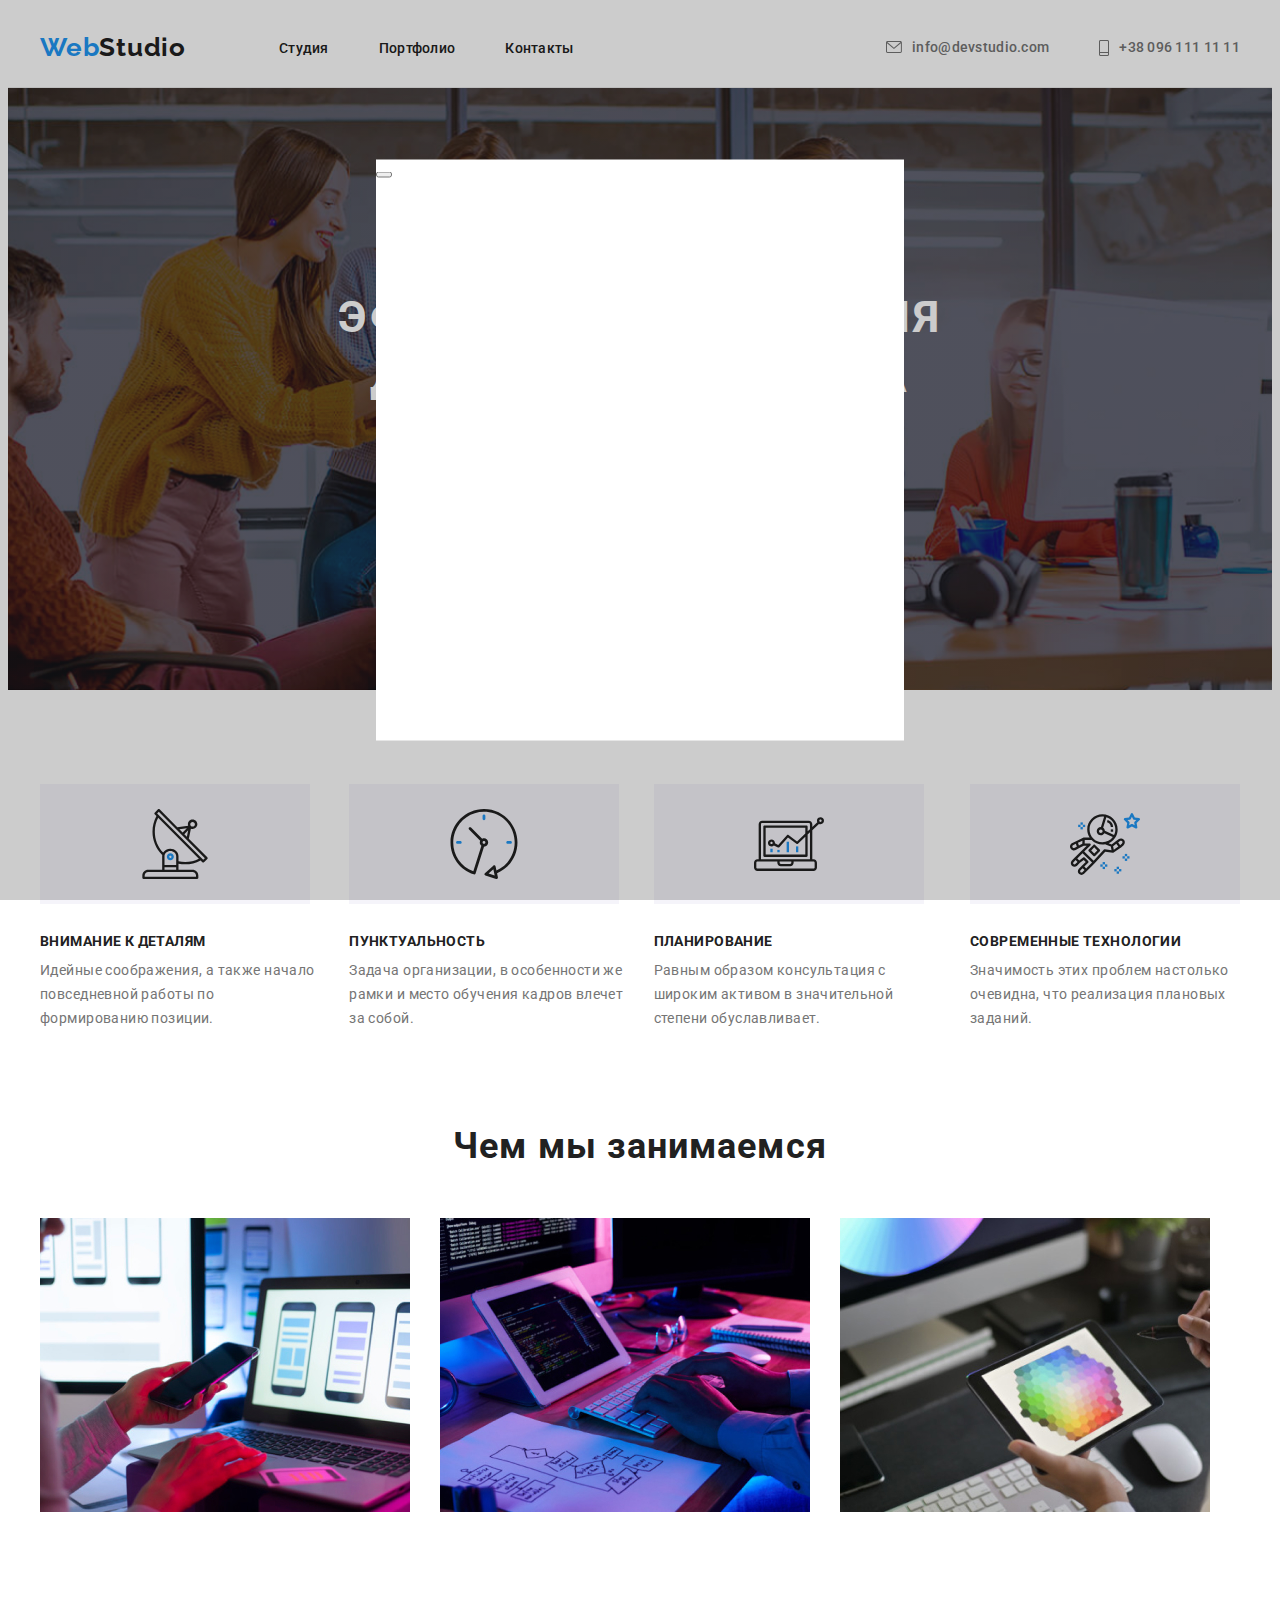
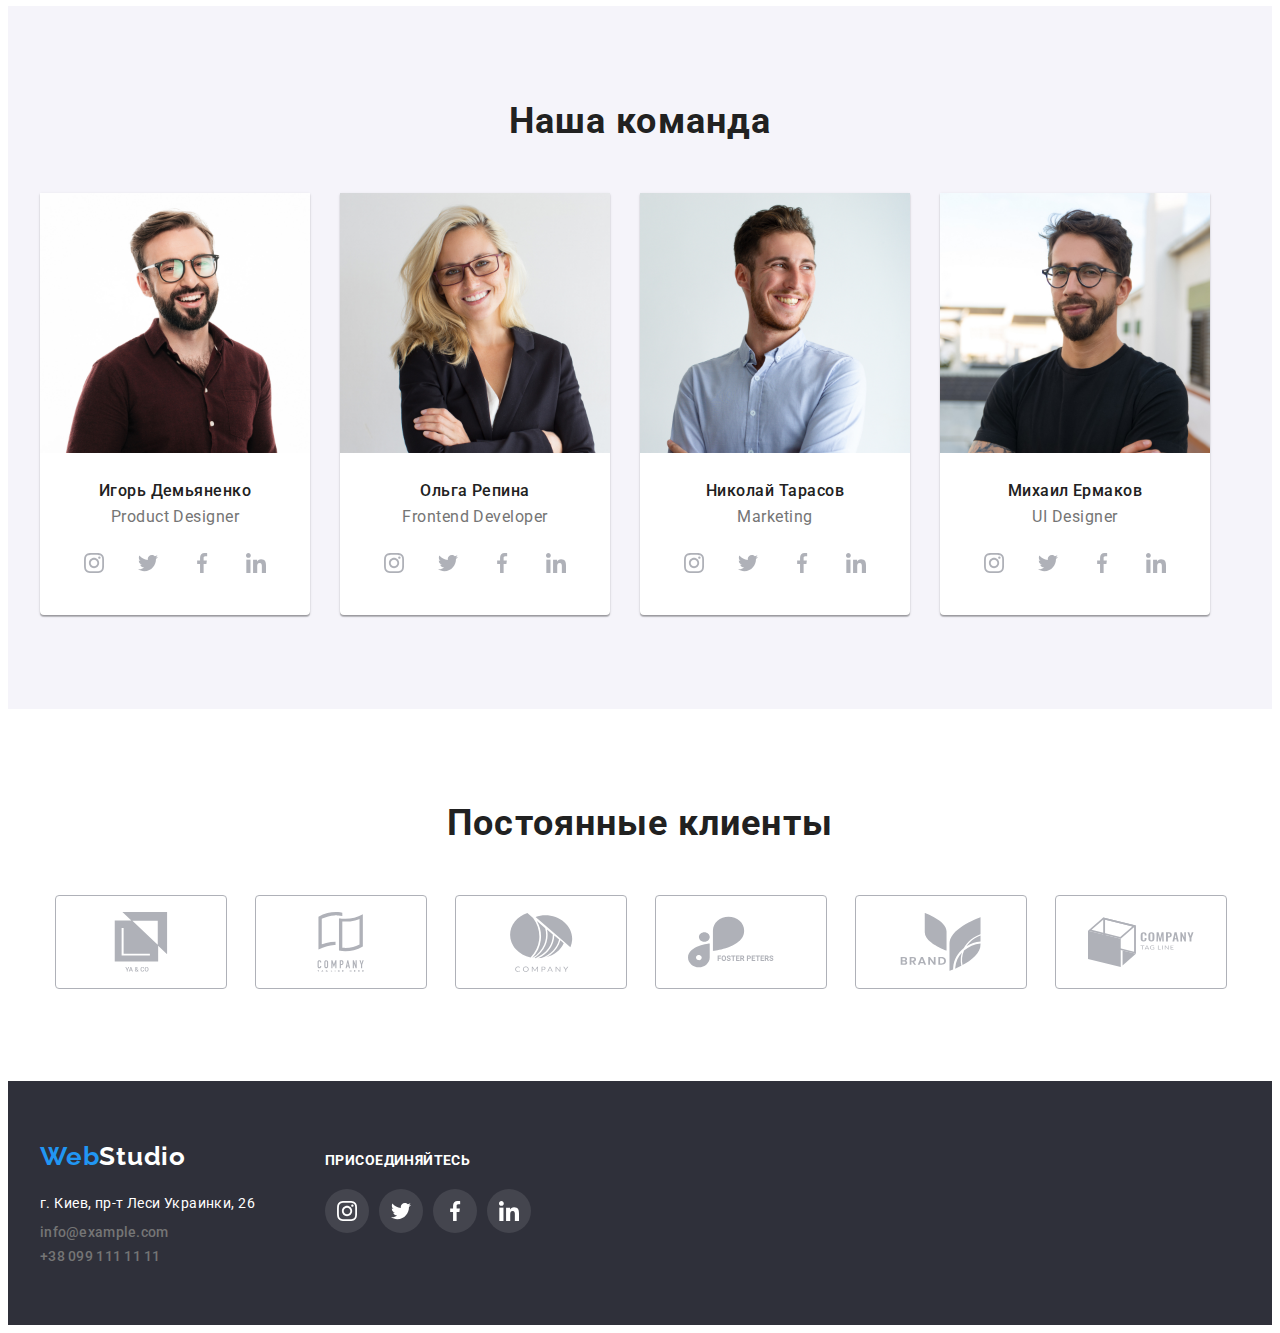
<file: index.html>
<!DOCTYPE html>
<html lang="ru">
<head>
    <meta charset="UTF-8">
    <meta http-equiv="X-UA-Compatible" content="IE=edge">
    <meta name="viewport" content="width=device-width, initial-scale=1.0">
    <title>Вэб-студия</title>
    <link rel="preconnect" href="https://fonts.googleapis.com">
    <link rel="preconnect" href="https://fonts.gstatic.com" crossorigin>
    <link href="https://fonts.googleapis.com/css2?family=Raleway:wght@700&family=Roboto:wght@400;500;700;900&display=swap"
        rel="stylesheet">
    <link rel="stylesheet" href="https://cdnjs.cloudflare.com/ajax/libs/modern-normalize/1.1.0/modern-normalize.min.css"
            integrity="sha512-wpPYUAdjBVSE4KJnH1VR1HeZfpl1ub8YT/NKx4PuQ5NmX2tKuGu6U/JRp5y+Y8XG2tV+wKQpNHVUX03MfMFn9Q=="
            crossorigin="anonymous" referrerpolicy="no-referrer" />
    <link rel="stylesheet" href="./css/styles.css"/>
</head>
<body>
    <!--Шапка сайта-->
    <header class="page-header">
        <div class="container page-header-container">
            <nav class="navigation">
                <a href="" class="logo link">
                    <span class="accent" lang="en">Web</span>Studio
                </a>
                <ul class="menu-list list">
                    <li class="menu-item"><a href="./index.html" class="menu-link link">Студия</a></li>
                    <li class="menu-item"><a href="./portfolio.html" class="menu-link link">Портфолио</a></li>
                    <li class="menu-item"><a href="" class="menu-link link">Контакты</a></li>
                </ul>
            </nav>
            <ul class="contacts-list list">
                <li class="mail-list"><a class="mail-link link" href="mailto">
                    <svg class="icon-contact" width="16px" height="12px">
                        <use href="./images/sprite.svg.svg#icon-envelope"></use>
                    </svg>
                     info@devstudio.com</a></li>
                <li class="phone-number-list"><a href="tel:+380961111111" class="phone-number-link link">
                    <svg class="icon-contact" width="10px" height="16px">
                        <use href="./images/sprite.svg.svg#icon-Vector"></use>
                    </svg>
                     +38 096 111 11 11</a></li>
            </ul>
        </div>
    </header>
    <main>
        <section class="hero">
            <!--главный заголовок + кнопка-->
            <div class="container">
                <h1 class="main-title">Эффективные решения <br>для вашего бизнеса</h1>
                <button type="button" class="modal-hero">Заказать услугу</button>
            </div>
                
            </section>
        <section class="section">
            <div class="container">
                <h2 class="visually-hidden">Наши приимущества</h2>
                <ul class="preview-list list">
                    <li class="preview-text-list">
                        <div class="icon-container">
                            <svg class="icon">
                                <use href="./images/sprite.svg.svg#icon-antenna"></use>
                            </svg>
                        </div>
                        <h3 class="preview-title">Внимание к деталям</h3>
                        <p class="preview-text">Идейные соображения, а также начало повседневной работы по формированию позиции.</p>
                    </li>
                    <li class="preview-text-list">
                        <div class="icon-container">
                            <svg class="icon">
                                <use href="./images/sprite.svg.svg#icon-clock"></use>
                            </svg>
                        </div>
                        <h3 class="preview-title">Пунктуальность</h3>
                        <p class="preview-text">Задача организации, в особенности же рамки и место обучения кадров влечет за собой.</p>
                    </li>
                    <li class="preview-text-list">
                        <div class="icon-container">
                            <svg class="icon">
                                <use href="./images/sprite.svg.svg#icon-diagram"></use>
                            </svg>
                        </div>
                        <h3 class="preview-title">Планирование</h3>
                        <p class="preview-text">Равным образом консультация с широким активом в значительной степени обуславливает.</p>
                    </li>
                    <li class="preview-text-list">
                        <div class="icon-container">
                            <svg class="icon">
                                <use href="./images/sprite.svg.svg#icon-astronaut"></use>
                            </svg>
                        </div>
                        <h3 class="preview-title">Современные технологии</h3>
                        <p class="preview-text">Значимость этих проблем настолько очевидна, что реализация плановых заданий.</p>
                    </li>
                </ul>
            </div>
            
        </section>
        <section class="section work-section">
            <div class="container">
                <h2 class="caption-studia">Чем мы занимаемся</h2>
                <ul class="futures-list list">
                    <li class="futures-text-list">
                        <img src="./images/section/img_1.jpg" alt="печатает на клавиатуре" width="370" height="294" />
                    </li>
                    <li class="futures-text-list">
                        <img src="./images/section/img_2.jpg" alt="держит в руках телефон" width="370" height="294" />
                    </li>
                    <li class="futures-text-list">
                        <img src="./images/section/img_3.jpg" alt="рисует на планшете" width="370" height="294" />
                    </li>
                </ul>
            </div>
            
        </section>
        <section class="team-masters section">
            <!--Masters-->
            <div class="container">
                <h2 class="caption">Наша команда</h2>
                <ul class="list-masters list">
                    <li class="masters">
                        <img src="./images/masters/igor.jpg" alt="Игорь" width="270" height="260" />
                        <div class="card-subject-wrapper">
                            <h3 class="subject">Игорь Демьяненко</h3>
                            <p lang="en" class="desc">Product Designer</p>
                            <ul class="social-list list">
                                <li class="social-list-item">
                                    <a href="" class="social-list-link link">
                                        <svg class="social-list-icon" width="20" height="20">
                                            <use href="./images/sprite.svg.svg#icon-instagram"></use>
                                        </svg>
                                    </a>
                                </li>
                                <Li class="social-list-item">
                                    <a href="" class="social-list-link link">
                                        <svg class="social-list-icon" width="20" height="20">
                                            <use href="./images/sprite.svg.svg#icon-twitter"></use>
                                        </svg>
                                    </a>
                                </Li>
                                <Li class="social-list-item">
                                    <a href="" class="social-list-link link">
                                        <svg class="social-list-icon" width="20" height="20">
                                            <use href="./images/sprite.svg.svg#icon-facebook"></use>
                                        </svg>
                                    </a>
                                </Li>
                                <Li class="social-list-item">
                                    <a href="" class="social-list-link link">
                                        <svg class="social-list-icon" width="20" height="20">
                                            <use href="./images/sprite.svg.svg#icon-linkedin"></use>
                                        </svg>
                                    </a>
                                </Li>
                            </ul>
                        </div>
                        
                    </li>
                    <li class="masters">
                        <img src="./images/masters/olga.jpg" alt="Ольга" width="270" height="260" />
                        <div class="card-subject-wrapper">
                            <h3 class="subject">Ольга Репина</h3>
                            <p lang="en" class="desc">Frontend Developer</p>
                            <ul class="social-list list">
                                <li class="social-list-item">
                                    <a href="" class="social-list-link link">
                                        <svg class="social-list-icon" width="20" height="20">
                                            <use href="./images/sprite.svg.svg#icon-instagram"></use>
                                        </svg>
                                    </a>
                                </li>
                                <Li class="social-list-item">
                                    <a href="" class="social-list-link link">
                                        <svg class="social-list-icon" width="20" height="20">
                                            <use href="./images/sprite.svg.svg#icon-twitter"></use>
                                        </svg>
                                    </a>
                                </Li>
                                <Li class="social-list-item">
                                    <a href="" class="social-list-link link">
                                        <svg class="social-list-icon" width="20" height="20">
                                            <use href="./images/sprite.svg.svg#icon-facebook"></use>
                                        </svg>
                                    </a>
                                </Li>
                                <Li class="social-list-item">
                                    <a href="" class="social-list-link link">
                                        <svg class="social-list-icon" width="20" height="20">
                                            <use href="./images/sprite.svg.svg#icon-linkedin"></use>
                                        </svg>
                                    </a>
                                </Li>
                            </ul>
                        </div>
                        
                    </li>
                    <li class="masters">
                        <img src="./images/masters/nikolai.jpg" alt="Николай" width="270" height="260" />
                        <div class="card-subject-wrapper">
                            <h3 class="subject">Николай Тарасов</h3>
                            <p lang="en" class="desc">Marketing</p>
                            <ul class="social-list list">
                                <li class="social-list-item">
                                    <a href="" class="social-list-link link">
                                        <svg class="social-list-icon" width="20" height="20">
                                            <use href="./images/sprite.svg.svg#icon-instagram"></use>
                                        </svg>
                                    </a>
                                </li>
                                <Li class="social-list-item">
                                    <a href="" class="social-list-link link">
                                        <svg class="social-list-icon" width="20" height="20">
                                            <use href="./images/sprite.svg.svg#icon-twitter"></use>
                                        </svg>
                                    </a>
                                </Li>
                                <Li class="social-list-item">
                                    <a href="" class="social-list-link link">
                                        <svg class="social-list-icon" width="20" height="20">
                                            <use href="./images/sprite.svg.svg#icon-facebook"></use>
                                        </svg>
                                    </a>
                                </Li>
                                <Li class="social-list-item">
                                    <a href="" class="social-list-link link">
                                        <svg class="social-list-icon" width="20" height="20">
                                            <use href="./images/sprite.svg.svg#icon-linkedin"></use>
                                        </svg>
                                    </a>
                                </Li>
                            </ul>
                        </div>
                        
                    </li>
                    <li class="masters">
                        <img src="./images/masters/mikhail.jpg" alt="Михаил" width="270" height="260" />
                        <div class="card-subject-wrapper">
                            <h3 class="subject">Михаил Ермаков</h3>
                            <p lang="en" class="desc">UI Designer</p>
                            <ul class="social-list list">
                                <li class="social-list-item">
                                    <a href="" class="social-list-link link">
                                        <svg class="social-list-icon" width="20" height="20">
                                            <use href="./images/sprite.svg.svg#icon-instagram"></use>
                                        </svg>
                                    </a>
                                </li>
                                <Li class="social-list-item">
                                    <a href="" class="social-list-link link">
                                        <svg class="social-list-icon" width="20" height="20">
                                            <use href="./images/sprite.svg.svg#icon-twitter"></use>
                                        </svg>
                                    </a>
                                </Li>
                                <Li class="social-list-item">
                                    <a href="" class="social-list-link link">
                                        <svg class="social-list-icon" width="20" height="20">
                                            <use href="./images/sprite.svg.svg#icon-facebook"></use>
                                        </svg>
                                    </a>
                                </Li>
                                <Li class="social-list-item">
                                    <a href="" class="social-list-link link">
                                        <svg class="social-list-icon" width="20" height="20">
                                            <use href="./images/sprite.svg.svg#icon-linkedin"></use>
                                        </svg>
                                    </a>
                                </Li>
                            </ul>
                        </div>
                        
                    </li>
                </ul>
            </div>
            
        </section>
        <section class="client-section section">
            <div class="container">
                <h2 class="clients-title">Постоянные клиенты</h2>
                <ul class="general-clients-list list">
                    <li class="list-clients">
                        <a class="list-clients-link link" href="">
                            <svg class="clients-icon">
                                <use href="./images/sprite.svg.svg#icon-group_1"></use>
                            </svg>
                        </a></li>
                    <li class="list-clients">
                        <a class="list-clients-link link" href="">
                            <svg class="clients-icon">
                                <use href="./images/sprite.svg.svg#icon-group_2"></use>
                            </svg>
                        </a></li>
                    <li class="list-clients">
                        <a class="list-clients-link link" href="">
                            <svg class="clients-icon">
                                <use href="./images/sprite.svg.svg#icon-group_3"></use>
                            </svg>
                        </a></li>
                    <li class="list-clients">
                        <a class="list-clients-link link" href="">
                            <svg class="clients-icon">
                                <use href="./images/sprite.svg.svg#icon-group_4"></use>
                            </svg>
                        </a></li>
                    <li class="list-clients">
                        <a class="list-clients-link link" href="">
                            <svg class="clients-icon">
                                <use href="./images/sprite.svg.svg#icon-group_5"></use>
                            </svg>
                        </a></li>
                    <li class="list-clients">
                        <a class="list-clients-link link" href="">
                            <svg class="clients-icon">
                                <use href="./images/sprite.svg.svg#icon-group_6"></use>
                            </svg>
                        </a></li>
                </ul>
            </div>
        </section>
    </main>
    <footer class="footer">
        <!--Contact information-->
        <div  class="container-footer container">
            <div>
                <a href="" class="logo-footer-link link">
                    <span class="accent" lang="en">Web</span>Studio
                </a>
                <address class="address-footer">
                    <ul class="footer-contacts-list list">
                        <li class="footer-item">
                            <a href="https://goo.gl/maps/bgJPSbdSrHESArMN8" class="adress-link link">г. Киев, пр-т Леси Украинки, 26</a>
                        </li>
                        <li class="footer-item">
                            <a href="mailto:" class="mail-link link">info@example.com</a>
                        </li>
                        <li class="footer-item">
                            <a href="tel:+380991111111" class="phone-number-link link">+38 099 111 11 11</a>
                        </li>
                    </ul>
                </address>
            </div>
           <div class="social-media-footer">
                    <h2 class="join-title-footer">Присоединяйтесь</h2>
                    <ul class="footer-join-list list">
                        <li class="media-list-footer">
                            <a class="media-link-footer link" href="">
                                <svg class="icon-media-footer">
                                    <use href="./images/sprite.svg.svg#icon-instagram"></use>
                                </svg>
                            </a></li>
                        <li class="media-list-footer">
                            <a class="media-link-footer link" href="">
                                <svg class="icon-media-footer">
                                    <use href="./images/sprite.svg.svg#icon-twitter"></use>
                                </svg>
                            </a></li>
                        <li class="media-list-footer">
                            <a class="media-link-footer link" href="">
                                <svg class="icon-media-footer">
                                    <use href="./images/sprite.svg.svg#icon-facebook"></use>
                                </svg>
                            </a></li>
                        <li class="media-list-foter">
                            <a class="media-link-footer link" href="">
                                <svg class="icon-media-footer">
                                    <use href="./images/sprite.svg.svg#icon-linkedin"></use>o
                                </svg>
                            </a></li>
                    </ul>
                

            </div>
        </div>
        
    </footer>

<div class="backdrop">
    <div class="modal-window">
        <button type="button" class="modal-close-button">

        </button>
    </div>
</div>

 </body>
</html>
</file>
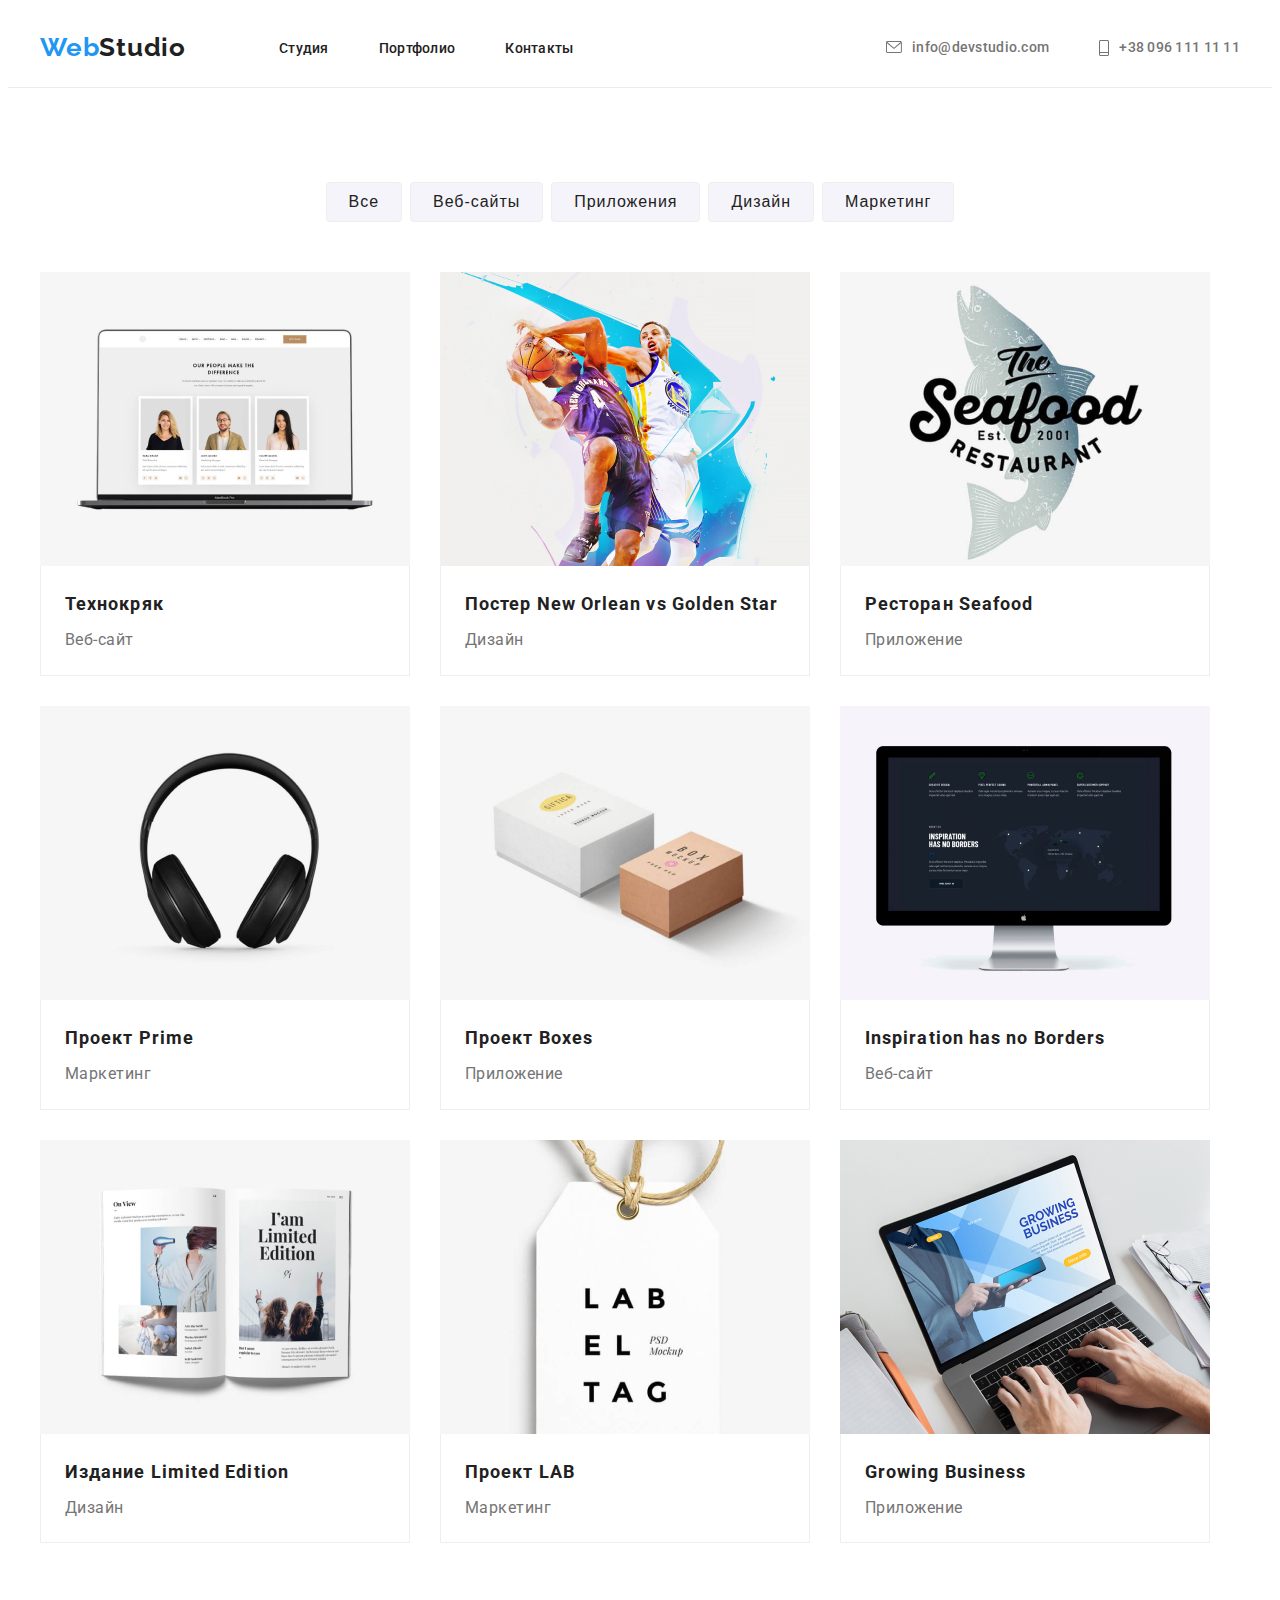
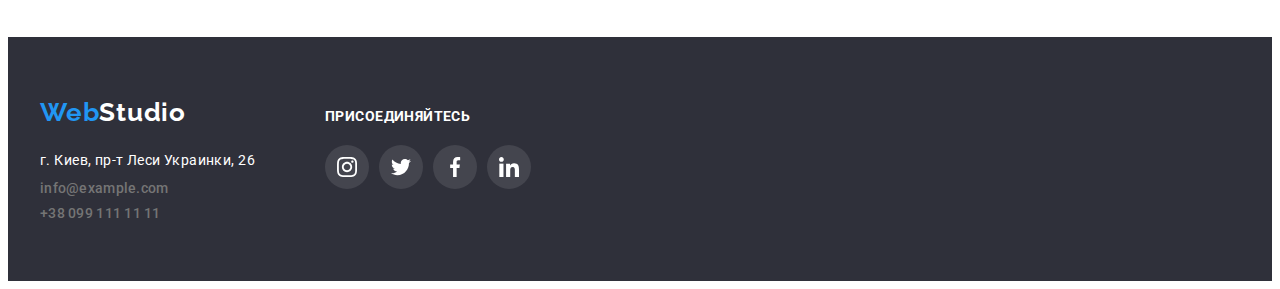
<file: portfolio.html>
<!DOCTYPE html>
<html lang="en">

<head>
    <meta charset="UTF-8">
    <meta http-equiv="X-UA-Compatible" content="IE=edge">
    <meta name="viewport" content="width=device-width, initial-scale=1.0">
    <title>Портфолио</title>
    <link rel="preconnect" href="https://fonts.googleapis.com">
    <link rel="preconnect" href="https://fonts.gstatic.com" crossorigin>
    <link href="https://fonts.googleapis.com/css2?family=Raleway:wght@700&family=Roboto:wght@400;500;700;900&display=swap"
        rel="stylesheet">
    <link rel="stylesheet" href="https://cdnjs.cloudflare.com/ajax/libs/modern-normalize/1.1.0/modern-normalize.min.css"
            integrity="sha512-wpPYUAdjBVSE4KJnH1VR1HeZfpl1ub8YT/NKx4PuQ5NmX2tKuGu6U/JRp5y+Y8XG2tV+wKQpNHVUX03MfMFn9Q=="
            crossorigin="anonymous" referrerpolicy="no-referrer" />
    <link rel="stylesheet" href="./css/styles.css" />
</head>
<body>
    <header class="page-header">
        <!--шапка сайта-->
        <div class="container page-header-container">
            <nav class="navigation">
                <a href="" class="logo link">
            <span class="accent" lang="en">Web</span>Studio
                </a>
    <ul class="menu-list list">
        <li class="menu-item"><a href="./index.html" class="menu-link link">Студия</a></li>
        <li class="menu-item"><a href="./portfolio.html" class="menu-link link">Портфолио</a></li>
        <li class="menu-item"><a href="" class="menu-link link">Контакты</a></li>
    </ul>
    </nav>
    <ul class="contacts-list list">
        <li><a href="mailto" class="mail-link link">
            <svg class="icon-contact" width="16px" height="12px">
                <use href="./images/sprite.svg.svg#icon-envelope"></use>
            </svg>
             info@devstudio.com</a></li>
        <li class="phone-number-list"><a href="tel:+380961111111" class="phone-number-link link">
            <svg class="icon-contact"  width="10px" height="16px">
                <use href="./images/sprite.svg.svg#icon-Vector"></use>
            </svg>
             +38 096 111 11 11</a></li>
    </ul>
        </div>
         </header>
    <main>
        <section class="section">
            <div class="container">
                <h1 class="visually-hidden">Портфолио</h1>
                <ul class="modal-list list">
                    <li class="list-button-portfolio"><button type="button" class="modal">Все</button></li>
                    <li class="list-button-portfolio"><button type="button" class="modal">Веб-сайты</button></li>
                    <li class="list-button-portfolio"><button type="button" class="modal">Приложения</button></li>
                    <li class="list-button-portfolio"><button type="button" class="modal">Дизайн</button></li>
                    <li class="list-button-portfolio"><button type="button" class="modal">Маркетинг</button></li>
                </ul>
                <ul class="main-portfolio-list list">
                    <li class="card-list-portfolio">
                        <a href="" class="card-link-portfolio link">
                            <div class="team-list-img-wrapper">
                                <img src="./images/portfolio/img_1.jpg" alt="ноутбук" width="370" height="294" />
                                <p class="team-list-overlay">Ресурс предлагает комплексные предложения с разным уровнем функционала и сервисов. Все это
                                    позволит посетителю получить исчерпывающие сведения о компании или частном лице.</p>
                            </div>
                            <div class="card-container-portfolio">
                                <h2 class="caption-portfolio">Технокряк</h2>
                                <p class="text-portfolio">Веб-сайт</p>
                            </div>
                        </a>
                    </li>
                    <li class="card-list-portfolio">
                        <a href="" class="card-link-portfolio link">
                             <div class="team-list-img-wrapper">
                                <img src="./images/portfolio/img_2.jpg" alt="баскетбол" width="370" height="294" />
                                <p class="team-list-overlay">Ресурс предлагает комплексные предложения с разным уровнем функционала и сервисов. Все это
                                    позволит посетителю получить исчерпывающие сведения о компании или частном лице.</p>
                            </div>
                            <div class="card-container-portfolio">
                                <h2 class="caption-portfolio">Постер New Orlean vs Golden Star</h2>
                                <p class="text-portfolio">Дизайн</p>
                            </div>
                        </a>
                     </li>
                    <li class="card-list-portfolio">
                        <a href="" class="card-link-portfolio link">
                            <div class="team-list-img-wrapper">
                                <img src="./images/portfolio/img_3.jpg" alt="логотип с рыбой" width="370" height="294" />
                                <p class="team-list-overlay">Ресурс предлагает комплексные предложения с разным уровнем функционала и сервисов. Все это
                                    позволит посетителю получить исчерпывающие сведения о компании или частном лице.</p>
                            </div>
                            <div class="card-container-portfolio">
                                <h2 class="caption-portfolio">Ресторан Seafood</h2>
                                <p class="text-portfolio">Приложение</p>
                            </div>
                        </a>
                    </li>
                    <li class="card-list-portfolio">
                        <a href="" class="card-link-portfolio link">
                            <div class="team-list-img-wrapper">
                                <img src="./images/portfolio/img_4.jpg" alt="нашники" width="370" height="294" />
                                <p class="team-list-overlay">Ресурс предлагает комплексные предложения с разным уровнем функционала и сервисов. Все это
                                    позволит посетителю получить исчерпывающие сведения о компании или частном лице.</p>
                            </div>
                            <div class="card-container-portfolio">
                                <h2 class="caption-portfolio">Проект Prime</h2>
                                <p class="text-portfolio">Маркетинг</p>
                            </div>
                        </a>
                    </li>
                    <li class="card-list-portfolio">
                        <a href="" class="card-link-portfolio link">
                            <div class="team-list-img-wrapper">
                                <img src="./images/portfolio/img_5.jpg" alt="две картонные коробки" width="370" height="294" />
                                <p class="team-list-overlay">Ресурс предлагает комплексные предложения с разным уровнем функционала и сервисов. Все это
                                    позволит посетителю получить исчерпывающие сведения о компании или частном лице.</p>
                            </div>
                            <div class="card-container-portfolio">
                                <h2 class="caption-portfolio">Проект Boxes</h2>
                                <p class="text-portfolio">Приложение</p>
                            </div>
                        </a>
                    </li>
                    <li class="card-list-portfolio">
                        <a href="" class="card-link-portfolio link">
                            <div class="team-list-img-wrapper">
                                <img src="./images/portfolio/img_6.jpg" alt="монитор" width="370" height="294" />
                                <p class="team-list-overlay">Ресурс предлагает комплексные предложения с разным уровнем функционала и сервисов. Все это
                                    позволит посетителю получить исчерпывающие сведения о компании или частном лице.</p>
                            </div>
                            <div class="card-container-portfolio">
                                <h2 lang="en" class="caption-portfolio">Inspiration has no Borders</h2>
                                <p class="text-portfolio">Веб-сайт</p>
                            </div>
                        </a>
                    </li>
                    <li class="card-list-portfolio">
                        <a href="" class="card-link-portfolio link">
                            <div class="team-list-img-wrapper">
                                <img src="./images/portfolio/img_7.jpg" alt="открытая книга" width="370" height="294" />
                                <p class="team-list-overlay">Ресурс предлагает комплексные предложения с разным уровнем функционала и сервисов. Все это
                                    позволит посетителю получить исчерпывающие сведения о компании или частном лице.</p>
                            </div>
                            <div class="card-container-portfolio">
                                <h2 class="caption-portfolio">Издание Limited Edition</h2>
                                <p class="text-portfolio">Дизайн</p>
                            </div>
                        </a>
                    </li>
                    <li class="card-list-portfolio">
                        <a href="" class="card-link-portfolio link">
                            <div class="team-list-img-wrapper">
                                <img src="./images/portfolio/img_8.jpg" alt="табличка с буквами" width="370" height="294" />
                                <p class="team-list-overlay">Ресурс предлагает комплексные предложения с разным уровнем функционала и сервисов. Все это
                                    позволит посетителю получить исчерпывающие сведения о компании или частном лице.</p>
                            </div>
                            <div class="card-container-portfolio">
                                <h2 class="caption-portfolio">Проект LAB</h2>
                                <p class="text-portfolio">Маркетинг</p>
                            </div>
                        </a>
                    </li>
                    <li class="card-list-portfolio">
                        <a href="" class="card-link-portfolio link">
                            <div class="team-list-img-wrapper">
                                <img src="./images/portfolio/img_9.jpg" alt="печатает на ноутбуке" width="370" height="294" />
                                <p class="team-list-overlay">Ресурс предлагает комплексные предложения с разным уровнем функционала и сервисов. Все это
                                    позволит посетителю получить исчерпывающие сведения о компании или частном лице.</p>
                            </div>
                            <div class="card-container-portfolio">
                                <h2 lang="en" class="caption-portfolio">Growing Business</h2>
                                <p class="text-portfolio">Приложение</p>
                            </div>
                        </a>
                    </li>
                </ul>
            </div>
        </section>
    </main>
    <footer class="footer">
        <div class="container-footer container">
            <div>
                <a href="" class="logo-footer-link link">
                    <span class="accent" lang="en">Web</span>Studio
                </a>
                <address class="address-footer">
                    <ul class="footer-contacts-list list">
                        <li class="footer-item">
                            <a href="https://goo.gl/maps/bgJPSbdSrHESArMN8" class="adress-link link">г. Киев, пр-т Леси Украинки, 26</a>
                        </li>
                        <li class="footer-item">
                            <a href="mailto:" class="mail-link link">info@example.com</a>
                        </li>
                        <li class="footer-item">
                            <a href="tel:+380991111111" class="phone-number-link link">+38 099 111 11 11</a>
                        </li>
                    </ul>
                </address>
            </div>
         <div class="social-media-footer">
                <h2 class="join-title-footer">Присоединяйтесь</h2>
                <ul class="footer-join-list list">
                    <li class="media-list-footer">
                        <a class="media-link-footer link" href="">
                            <svg class="icon-media-footer">
                                <use href="./images/sprite.svg.svg#icon-instagram"></use>
                            </svg>
                        </a>
                    </li>
                    <li class="media-list-footer">
                        <a class="media-link-footer link" href="">
                            <svg class="icon-media-footer">
                                <use href="./images/sprite.svg.svg#icon-twitter"></use>
                            </svg>
                        </a>
                    </li>
                    <li class="media-list-footer">
                        <a class="media-link-footer link" href="">
                            <svg class="icon-media-footer">
                                <use href="./images/sprite.svg.svg#icon-facebook"></use>
                            </svg>
                        </a>
                    </li>
                    <li class="media-list-foter">
                        <a class="media-link-footer link" href="">
                            <svg class="icon-media-footer">
                                <use href="./images/sprite.svg.svg#icon-linkedin"></use>o
                            </svg>
                        </a>
                    </li>
                </ul>
            
            
            </div>
        </div>
        
    </footer>
</body>

</html>
</file>
<file: css/styles.css>
:root {
--primary-font-family: 'Roboto', sans-serif;
--secondary-font-family: 'Raleway', sans-serif;
--primary-section-color-theme-light: #FFFFFF;
--secondary-section-color-theme-light: #F5F4FA;
--primary-section-color-theme-dark: #2F303A;
--primary-text-color-theme-dark: #212121;
--primary-text-color-theme-light: #757575;
--accent-color: #2196F3;
--aicon-background-color: #AFB1B8;
--background-container-color: #F5F4FA;
--border-color: #EEEEEE;
}

.list {
    list-style: none;
}

.link {
    text-decoration: none;
}

h1,
h2,
h3,
p {
    margin-top: 0;
    margin-bottom: 0;
}

ul,ol {
    margin-top: 0;
    margin-bottom: 0;
    padding-left: 0;
}
img {display: block;}

.modal {
    cursor: pointer;
}

body {
    font-family: var(--primary-font-family);
}
/*==================section background colors================*/
.hero {
    background-color: var(--primary-section-color-theme-dark);
}
.preview {
    background-color: var(--primary-section-color-theme-light);
}
.team-masters {
    background-color: var(--secondary-section-color-theme-light);
}
.masters {
    background-color: var(--primary-section-color-theme-light);
}
.footer {
    background-color: var(--primary-section-color-theme-dark);
}
/*====================text styling studio===================*/
.menu-link {
        font-weight: 500;
        font-size: 14px;
        line-height: 1.1;
        letter-spacing: 0.02em;
        color: var(--primary-text-color-theme-dark);
}
.mail-link {
        font-weight: 500;
        font-size: 14px;
        line-height: 1.1;
        letter-spacing: 0.02em;
        color: var(--primary-text-color-theme-light);
        display: flex;
        align-items: center;
}
.mail-link:hover,
.mail-link:focus {
    color: var(--accent-color);
}
.mail-link:hover .icon-contact,
.mail-link:focus .icon-contact {
    fill: var(--accent-color);
}
.icon-contact {
    margin-right: 10px;
    fill: var(--primary-text-color-theme-light);
}
.phone-number-link {
        font-weight: 500;
        font-size: 14px;
        line-height: 1.1;
        letter-spacing: 0.02em;
        color: var(--primary-text-color-theme-light);
        display: flex;
        align-items: center;
}
.phone-number-link:hover,
.phone-number-link:focus {
    color: var(--accent-color);
}
.phone-number-link:hover .icon-contact,
.phone-number-link:focus .icon-contact {
    fill: var(--accent-color);
}
.phone-number-list {
    margin-left: 50px;
}
.page-header {
    border-bottom: 1px solid #ECECEC;
}
.main-title {
    font-weight: 700px;
    font-size: 44px;
    line-height: 1.36;
    letter-spacing: 0.06em;
    text-transform: uppercase;
    text-align: center;
    margin-bottom: 30px;
    color: #FFFFFF;
    margin-left: auto;
    margin-right: auto;
}
.hero {
    padding: 200px 0;
    text-align: center;
    background-image: linear-gradient(rgba(47, 48, 58, 0.4), rgba(47, 48, 58, 0.4)), url('../images/fon_hero/fon_hero.jpg');
    background-size: cover;
    background-color: #C4C4C4;
    background-position: center;
    background-repeat: no-repeat;
    max-width: 1600px;
    margin-left: auto;
    margin-right: auto;
}
.preview-title {
    font-weight: 700;
    font-size: 14px;
    line-height: 1.1;
    letter-spacing: 0.03em;
    text-transform: uppercase;
    color: var(--primary-text-color-theme-dark);
}
.preview-text {
        font-size: 14px;
        line-height: 1.7;
        letter-spacing: 0.03em;
        color: var(--primary-text-color-theme-light);
}
.caption-studia,
.caption {
        font-weight: 700;
        font-size: 36px;
        line-height: 1.2;
        text-align: center;
        letter-spacing: 0.03em;
        color: var(--primary-text-color-theme-dark);
}
.caption {
    margin-bottom: 50px;
}
.subject {
    font-weight: 500;
    font-size: 16px;
    line-height: 1;
    letter-spacing: 0.03em;
    color: var(--primary-text-color-theme-dark);
}
.desc {
    font-size: 16px;
    line-height: 1;
    letter-spacing: 0.03em;
    color: var(--primary-text-color-theme-light);
}
.adress-link {
    font-weight: 400;
    font-size: 14px;
    line-height: 1.7;
    letter-spacing: 0.03em;
    color: var(--primary-text-color-theme-light);
    color: #FFFFFF;
}
.adress-link:hover,
.adress-link:focus {
    color: var(--accent-color);
}
.logo {
    font-family: var(--secondary-font-family);
    font-weight: 700;
    font-size: 26px;
    line-height: 1.2;
    letter-spacing: 0.03em;
    color: var(--primary-text-color-theme-dark);
}
.accent {
    color: var(--accent-color);
}
/*==================text styling portfolio=============*/
.caption-portfolio {
        font-weight: 700;
        font-size: 18px;
        line-height: 2;
        letter-spacing: 0.06em;
        color: var(--primary-text-color-theme-dark);
        margin-bottom: 4px;
}
.text-portfolio {
    font-size: 16px;
    line-height: 1.8;
    letter-spacing: 0.03em;
    color: var(--primary-text-color-theme-light);
}
/*====================Components====================*/
.section {
    padding: 94px 0;
}
.work-section {
    padding-top: 0;
}
.visually-hidden {
    position: absolute;
    width: 1px;
    height: 1px;
    margin: -1px;
    padding: 0;
    overflow: hidden;
    border: 0;
    clip: rect(0 0 0 0);
}
.modal {
    font-weight: 500;
    font-size: 16px;
    line-height: 1.62;
    letter-spacing: 0.06em;
    color: var(--primary-text-color-theme-dark);
    background-color: var(--background-container-color);
    border-radius: 4px;
    padding: 6px 22px;
    border: 1px solid var(--border-color);
}
.modal-hero {
    color: #FFFFFF;
    background-color: var(--accent-color);
    font-family: 'Roboto';
    font-style: normal;
    font-weight: 700;
    font-size: 16px;
    line-height: 30px;
    align-items: center;
    text-align: center;
    letter-spacing: 0.06em;
    padding: 10px 32px;
    box-shadow: 0px 4px 4px rgba(0, 0, 0, 0.15);
    border-radius: 4px;
    border: 1px solid var(--accent-color);
}
.modal:hover,
.modal:focus {
    background-color: var(--accent-color);
    color: #ffffff;
    box-shadow: 0px 3px 1px rgba(0, 0, 0, 0.1), 0px 1px 2px rgba(0, 0, 0, 0.08), 0px 2px 2px rgba(0, 0, 0, 0.12);
    border-radius: 4px;
    border: 1px solid var(--accent-color);
}
.menu-link:hover,
.menu-link:focus {
    color: var(--accent-color);
}

/* =============conteiners and flax studia=============*/
.container {
    width: 1200px;
    margin-left: auto;
    margin-right: auto;
    padding-left: 15px;
    padding-right: 15px;
}
.page-header-container {
    display: flex;
    align-items: center;
}
.navigation {
    display: flex;
    align-items: center;
}
.menu-list {
    display: flex;
}
.contacts-list {
    display: flex;
    margin-left: auto;
}

.logo {
    margin-right: 93px;
}
.menu-item:not(:last-child) {
    margin-right: 50px;
}
.page-header {
    padding-top: 24px;
    padding-bottom: 24px;
}
.preview-list {
    display: flex;
}
.preview-title {
    margin-bottom: 10px;
}
.preview-text-list:not(:last-child) {
    margin-right: 30px;
}
.caption-studia {
    margin-bottom: 50px;
}
.futures-list {
    display: flex;
    align-items: center;
}
.futures-text-list:not(:last-child) {
    margin-right: 30px;
}
.list-masters {
    display: flex;
}
.masters {
    box-shadow: 0px 1px 3px rgba(0, 0, 0, 0.12), 0px 1px 1px rgba(0, 0, 0, 0.14), 0px 2px 1px rgba(0, 0, 0, 0.2);
    border-radius: 0px 0px 4px 4px;
}
.masters:not(:last-child) {
margin-right: 30px;
}
.card-subject-wrapper {
    text-align: center;
    padding-top: 30px;
    padding-bottom: 30px;   
}
.subject {
    margin-bottom: 10px;
}
/*======================containers and flax portfolio==================*/
.button-portfolio {
    display: flex;
}
.modal-list {
    display: flex;
    justify-content: center;
    margin-bottom: 50px;
}
.list-button-portfolio:not(:last-child) {
    margin-right: 8px;
}
.main-portfolio-list {
    display: flex;
    flex-wrap: wrap;
}
.card-container-portfolio {
    padding: 20px 24px;
    border: 1px solid #EEEEEE;
    border-top: none;
}
.card-list-portfolio {
    margin-right: 30px;
    margin-bottom: 30px;
}
.card-list-portfolio:nth-child(3n) {
    margin-right: 0;
}
.card-list-portfolio:nth-last-child(-n +3) {
    margin-bottom: 0;
}
.icon-container {
    width: 270px;
    height: 120px;
    background-color: var(--background-container-color);
    margin-bottom: 30px;
    display: flex;
    align-items: center;
    justify-content: center;
}
.icon {
    width: 70px;
    height: 70px;
}
.team-list-overlay {
    font-family: 'Roboto';
    font-weight: 400;
    font-size: 18px;
    line-height: 1.5;
    letter-spacing: 0.03em;
    color: var(--primary-section-color-theme-light);
    background-color: rgba(33, 150, 243, 0.9);
    padding: 63px 24px;
    position: absolute;
    top: 0;
    left: 0;
    width: 100%;
    height: 100%;
    overflow: auto;
    transform: translateY(100%);
    transition: transform 250ms cubic-bezier(0.4, 0, 0.2, 1);
}
.team-list-img-wrapper {
    position: relative;
    overflow: hidden;
}
.card-link-portfolio:hover .team-list-overlay,
.card-link-portfolio:focus .team-list-overlay {
    transform: translateY(0%);
}
.card-link-portfolio {
    display: block;
}

.card-link-portfolio:hover,
.card-link-portfolio:focus {
    box-shadow: 0px 1px 1px rgba(0, 0, 0, 0.12), 0px 4px 4px rgba(0, 0, 0, 0.06), 1px 4px 6px rgba(0, 0, 0, 0.16);
}
/*==========================social list & icon======================*/
.social-list {
    display: flex;
    justify-content: center;
}
.social-list-item:not(:last-child) {
    margin-right: 10px;
}
.social-list-link {
    display: flex;
    align-items: center;
    justify-content: center;
    width: 44px;
    height: 44px;
    border-radius: 50%;
    background-color: var(--primary-section-color-theme-light);
}
.social-list-link:hover,
.social-list-link:focus {
    background-color: var(--accent-color);
}
.social-list-icon {
    fill: var(--aicon-background-color)
}
.social-list-link:hover .social-list-icon,
.social-list-link:focus .social-list-icon {
    fill: #FFFFFF;
}
.desc {
    margin-bottom: 16px;
}
/*===========================clients section==================================== */
.clients-title {
    font-weight: 700;
    font-size: 36px;
    line-height: 1.16;
    text-align: center;
    letter-spacing: 0.03em;
    color: var(--primary-text-color-theme-dark);
    margin-bottom: 50px;
}
.general-clients-list {
    display: flex;
    justify-content: center;
}
.list-clients-link {
    width: 100%;
    height: 100%;
    border: 1px solid var(--aicon-background-color);
    border-radius: 4px;
    display: flex;
    align-items: center;
    justify-content: center;
}
.list-clients-link:hover,
.list-clients-link:focus {
    border-color: var(--accent-color);
}
.list-clients-link:hover .clients-icon,
.list-clients-link:focus .clients-icon {
    fill: var(--accent-color);
}
.list-clients {
    width: 170px;
    height: 92px;
}
.list-clients:not(:last-child) {
    margin-right: 30px;
}
.clients-icon {
    width: 106px;
    height: 60px;
    fill: var(--aicon-background-color);
}
/*===========================Footer==============================*/
.footer {
    padding-top: 60px;
    padding-bottom: 60px;
}
.container-footer {
    display: flex;
    align-items: baseline;
}
.logo-footer-link {
    font-family: var(--secondary-font-family);
    font-weight: 700;
    font-size: 26px;
    line-height: 1.2;
    letter-spacing: 0.03em;
    color: #FFFFFF;
}
.footer-item:not(:last-child) {
    margin-bottom: 9px;
}
.address-footer {
    margin-top: 20px;
    font-style: normal;
}
/*===========================social icon footer==================================*/
.social-media-footer {
    margin-left: 70px;
}
.join-title-footer {
font-weight: 700;
font-size: 14px;
line-height: 1.14;
letter-spacing: 0.03em;
text-transform: uppercase;
color: #ffffff;
margin-bottom: 20px;
}
.icon-media-footer {
    width: 20px;
    height: 20px;
    fill: #FFFFFF;
}
.footer-join-list {
    display: flex;
}
.media-list-footer:not(:last-child) {
    margin-right: 10px;
}
.media-link-footer {
    display: flex;
    border-radius: 50%;
    background-color: rgb(255, 255, 255, 0.1);
    width: 44px;
    height: 44px;
    align-items: center;
    justify-content: center;
}
.media-link-footer:hover,
.media-link-footer:focus {
    background-color: #2196F3;
}
/*===================================Modal Window==============================*/
.backdrop {
    position: fixed;
    top: 0;
    left: 0;
    width: 100%;
    height: 100%;
    background: rgba(0, 0, 0, 0.2);
}
.modal-window {
    width: 528px;
    height: 581px;
    background: #FFFFFF;
    position: absolute;
    top: 50%;
    left: 50%;
    transform: translate(-50%, -50%);
}
</file>
